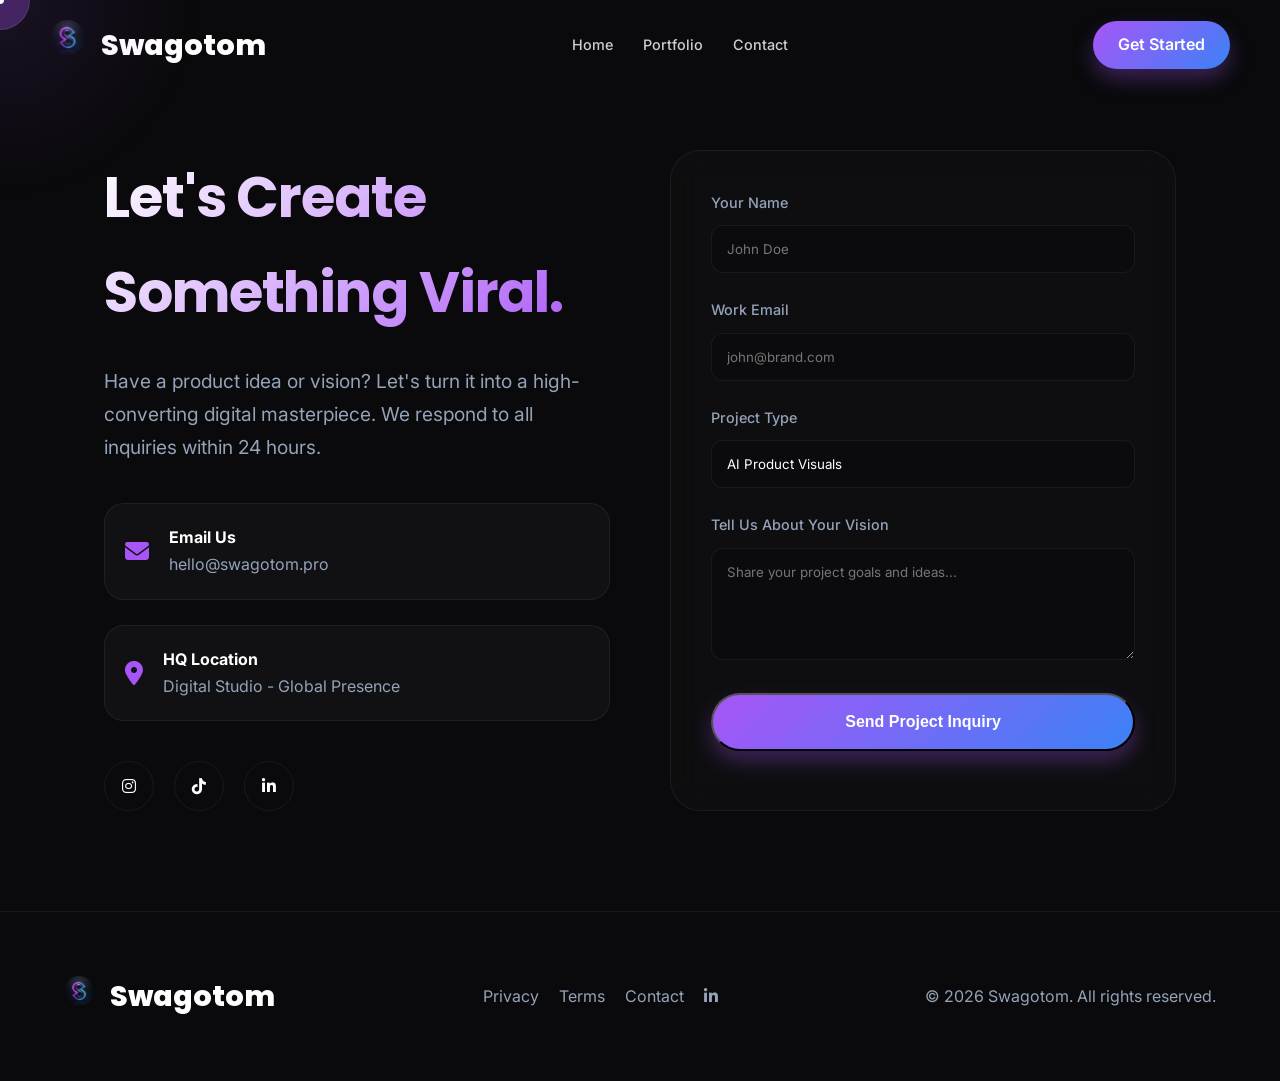
<file: contact.html>
<!DOCTYPE html>
<html lang="en">

<head>
    <meta charset="UTF-8">
    <meta name="viewport" content="width=device-width, initial-scale=1.0">
    <title>Contact Us | Swagotom</title>
    <link rel="icon" type="image/png" href="assets/img/favicon.png">
    <link rel="stylesheet" href="https://cdnjs.cloudflare.com/ajax/libs/font-awesome/6.4.0/css/all.min.css">
    <link rel="stylesheet" href="assets/css/style.css">
    <style>
        .contact-container {
            max-width: 1200px;
            margin: 150px auto 100px;
            display: grid;
            grid-template-columns: 1fr 1fr;
            gap: 60px;
            padding: 0 5%;
        }

        @media (max-width: 992px) {
            .contact-container {
                grid-template-columns: 1fr;
                text-align: center;
            }
        }

        .contact-info h1 {
            font-size: 3.5rem;
            margin-bottom: 25px;
            background: linear-gradient(135deg, #fff 0%, #a855f7 100%);
            -webkit-background-clip: text;
            background-clip: text;
            -webkit-text-fill-color: transparent;
        }

        .contact-info p {
            font-size: 1.2rem;
            color: var(--text-dim);
            margin-bottom: 40px;
        }

        .contact-item {
            display: flex;
            align-items: center;
            gap: 20px;
            margin-bottom: 25px;
            padding: 20px;
            border-radius: 20px;
            background: rgba(255, 255, 255, 0.03);
            border: 1px solid var(--glass-border);
            transition: var(--transition-smooth);
        }

        .contact-item:hover {
            transform: translateX(10px);
            background: rgba(168, 85, 247, 0.05);
            border-color: var(--neon-purple);
        }

        .contact-item i {
            font-size: 1.5rem;
            color: var(--neon-purple);
        }

        .contact-form {
            padding: 40px;
            border-radius: 30px;
            border: 1px solid var(--glass-border);
            background: var(--glass-bg);
            backdrop-filter: blur(15px);
        }

        .form-group {
            margin-bottom: 25px;
            position: relative;
        }

        .form-group label {
            display: block;
            margin-bottom: 10px;
            font-weight: 500;
            font-size: 0.9rem;
            color: var(--text-dim);
        }

        .form-control {
            width: 100%;
            padding: 15px;
            border-radius: 12px;
            border: 1px solid var(--glass-border);
            background: rgba(0, 0, 0, 0.2);
            color: white;
            transition: 0.3s;
            font-family: inherit;
        }

        .form-control:focus {
            outline: none;
            border-color: var(--neon-blue);
            box-shadow: 0 0 15px rgba(59, 130, 246, 0.2);
        }

        select.form-control {
            appearance: none;
            cursor: pointer;
        }
    </style>
</head>

<body>
    <div class="cursor"></div>
    <div class="cursor-glow"></div>

    <!-- Navigation -->
    <nav class="scrolled">
        <a href="index.html" class="logo magnetic">
            <img src="assets/img/logo.png" alt="Swagotom"
                style="height: 35px; width: 35px; border-radius: 50%; margin-right: 10px;">
            Swagotom
        </a>
        <div class="nav-links">
            <a href="index.html">Home</a>
            <a href="portfolio.html">Portfolio</a>
            <a href="contact.html" class="active">Contact</a>
        </div>
        <a href="contact.html" class="btn btn-primary magnetic" style="padding: 10px 25px;">Get Started</a>
    </nav>

    <div class="contact-container">
        <div class="contact-info reveal">
            <h1>Let's Create Something Viral.</h1>
            <p>Have a product idea or vision? Let's turn it into a high-converting digital masterpiece. We respond to
                all inquiries within 24 hours.</p>

            <div class="contact-item">
                <i class="fas fa-envelope"></i>
                <div>
                    <strong>Email Us</strong><br>
                    <a href="mailto:hello@swagotom.pro"
                        style="color: var(--text-dim); text-decoration: none;">hello@swagotom.pro</a>
                </div>
            </div>

            <div class="contact-item">
                <i class="fas fa-location-dot"></i>
                <div>
                    <strong>HQ Location</strong><br>
                    <span style="color: var(--text-dim);">Digital Studio - Global Presence</span>
                </div>
            </div>

            <div class="social-links" style="display: flex; gap: 20px; margin-top: 40px;">
                <a href="#" class="btn btn-secondary magnetic"
                    style="width: 50px; height: 50px; padding: 0; display: flex; justify-content: center; align-items: center; border-radius: 50%;"><i
                        class="fab fa-instagram"></i></a>
                <a href="#" class="btn btn-secondary magnetic"
                    style="width: 50px; height: 50px; padding: 0; display: flex; justify-content: center; align-items: center; border-radius: 50%;"><i
                        class="fab fa-tiktok"></i></a>
                <a href="https://www.linkedin.com/in/0xvedantflow/" target="_blank" class="btn btn-secondary magnetic"
                    style="width: 50px; height: 50px; padding: 0; display: flex; justify-content: center; align-items: center; border-radius: 50%;"><i
                        class="fab fa-linkedin-in"></i></a>
            </div>
        </div>

        <div class="contact-form reveal" style="--delay: 1;">
            <form action="#">
                <div class="form-group">
                    <label>Your Name</label>
                    <input type="text" class="form-control" placeholder="John Doe" required>
                </div>
                <div class="form-group">
                    <label>Work Email</label>
                    <input type="email" class="form-control" placeholder="john@brand.com" required>
                </div>
                <div class="form-group">
                    <label>Project Type</label>
                    <select class="form-control">
                        <option>AI Product Visuals</option>
                        <option>UGC Video Production</option>
                        <option>Social Media Strategy</option>
                        <option>Full Branding Package</option>
                    </select>
                </div>
                <div class="form-group">
                    <label>Tell Us About Your Vision</label>
                    <textarea class="form-control" rows="5" placeholder="Share your project goals and ideas..."
                        required></textarea>
                </div>
                <button type="submit" class="btn btn-primary magnetic" style="width: 100%; padding: 18px;">Send Project
                    Inquiry</button>
            </form>
        </div>
    </div>

    <footer>
        <a href="index.html" class="logo magnetic">
            <img src="assets/img/logo.png" alt="Swagotom"
                style="height: 30px; width: 30px; border-radius: 50%; margin-right: 10px;">
            Swagotom
        </a>
        <div class="footer-links">
            <a href="privacy.html">Privacy</a>
            <a href="terms.html">Terms</a>
            <a href="contact.html" class="active">Contact</a>
            <a href="https://www.linkedin.com/in/0xvedantflow/" target="_blank" title="LinkedIn"><i
                    class="fab fa-linkedin-in"></i></a>
        </div>
        <p style="color: var(--text-dim);">&copy; 2026 Swagotom. All rights reserved.</p>
    </footer>

    <script src="assets/js/script.js"></script>
</body>

</html>
</file>
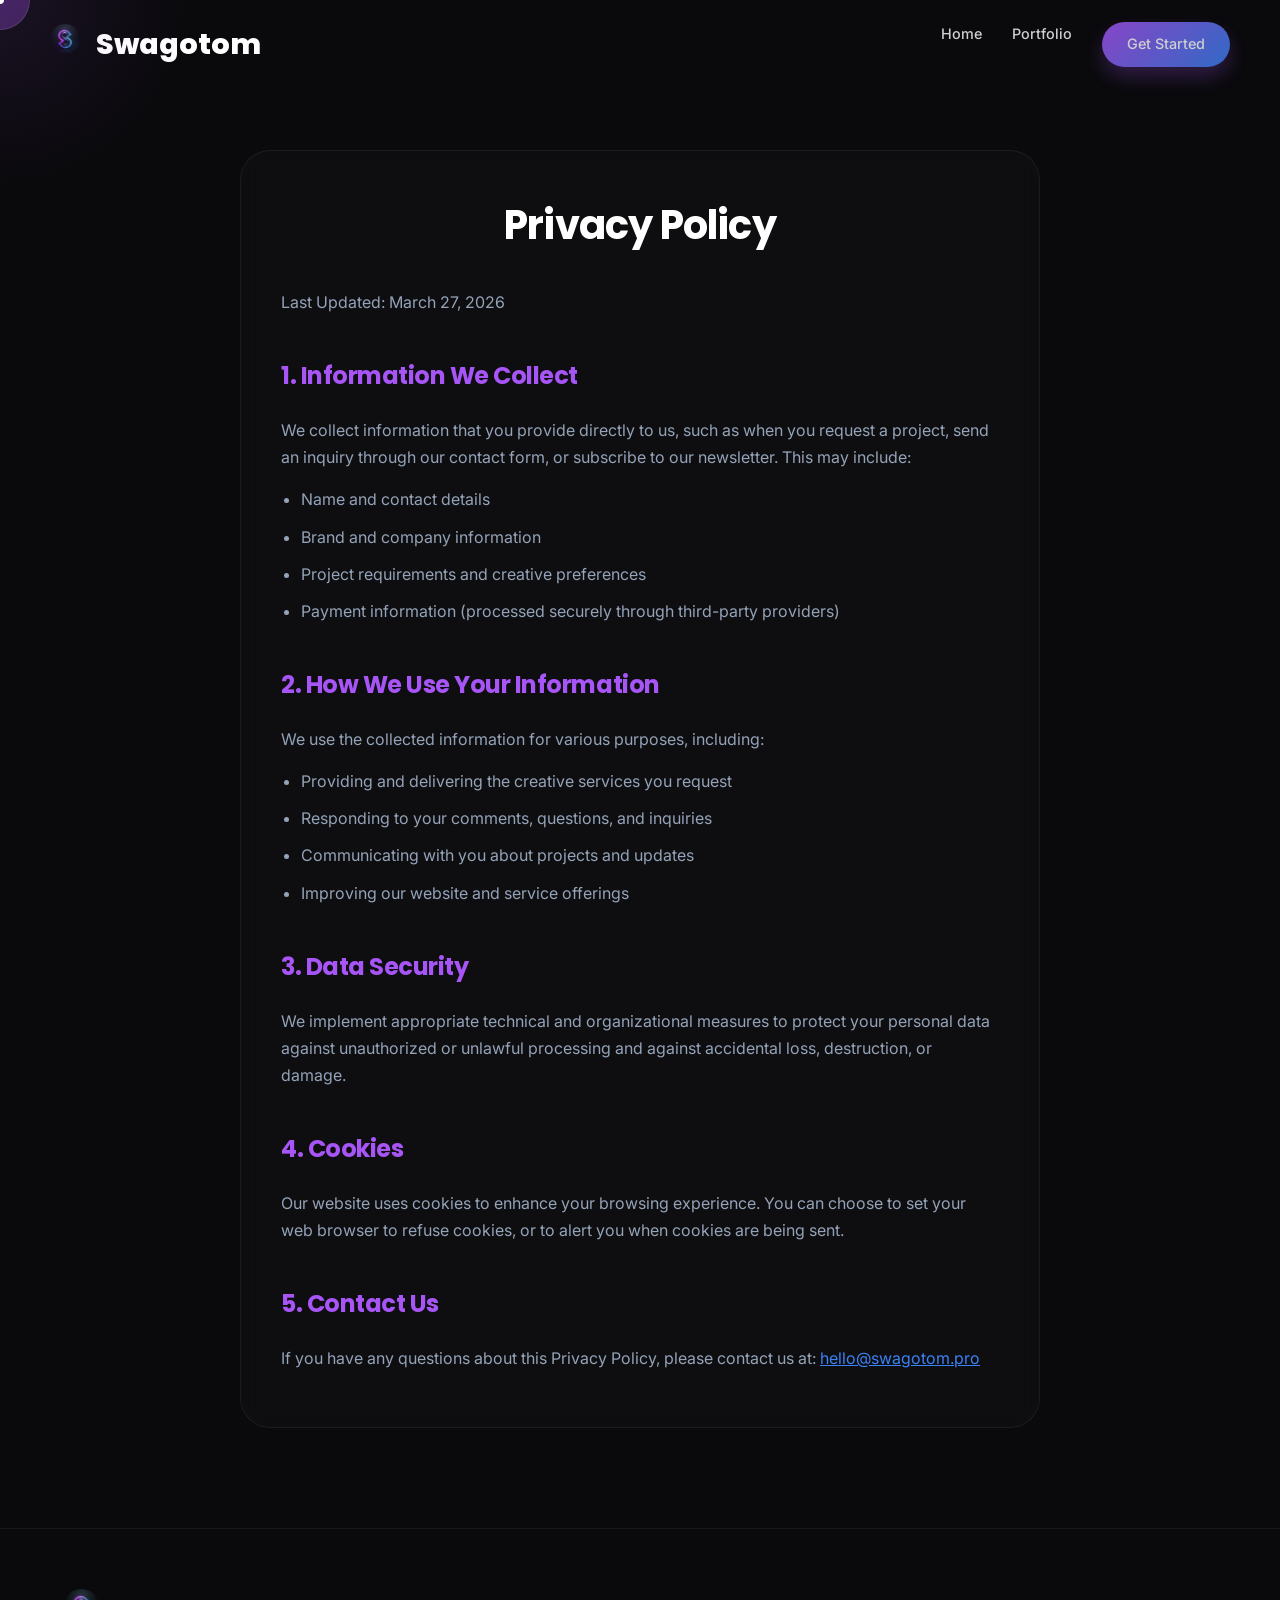
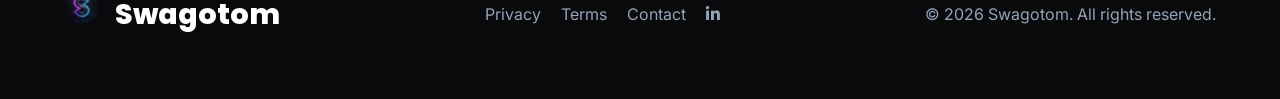
<file: privacy.html>
<!DOCTYPE html>
<html lang="en">
<head>
    <meta charset="UTF-8">
    <meta name="viewport" content="width=device-width, initial-scale=1.0">
    <title>Privacy Policy | Swagotom</title>
    <link rel="icon" type="image/png" href="assets/img/favicon.png">
    <link rel="stylesheet" href="https://cdnjs.cloudflare.com/ajax/libs/font-awesome/6.4.0/css/all.min.css">
    <link rel="stylesheet" href="assets/css/style.css">
    <style>
        .legal-content {
            max-width: 800px;
            margin: 150px auto 100px;
            padding: 40px;
            background: var(--glass-bg);
            border: 1px solid var(--glass-border);
            border-radius: 30px;
            backdrop-filter: blur(10px);
        }
        .legal-content h1 { margin-bottom: 30px; font-size: 2.5rem; text-align: center; }
        .legal-content h2 { margin-top: 40px; margin-bottom: 20px; font-size: 1.5rem; color: var(--neon-purple); }
        .legal-content p { color: var(--text-dim); margin-bottom: 15px; }
        .legal-content ul { color: var(--text-dim); margin-bottom: 20px; padding-left: 20px; }
        .legal-content li { margin-bottom: 10px; }
    </style>
</head>
<body>
    <div class="cursor"></div>
    <div class="cursor-glow"></div>

    <!-- Navigation -->
    <nav class="scrolled">
        <a href="index.html" class="logo magnetic">
            <img src="assets/img/logo.png" alt="Swagotom" style="height: 30px; width: 30px; border-radius: 50%; margin-right: 10px;">
            Swagotom
        </a>
        <div class="nav-links">
            <a href="index.html">Home</a>
            <a href="portfolio.html">Portfolio</a>
            <a href="contact.html" class="btn btn-primary magnetic" style="padding: 10px 25px;">Get Started</a>
        </div>
    </nav>

    <div class="legal-content reveal">
        <h1>Privacy Policy</h1>
        <p>Last Updated: March 27, 2026</p>
        
        <h2>1. Information We Collect</h2>
        <p>We collect information that you provide directly to us, such as when you request a project, send an inquiry through our contact form, or subscribe to our newsletter. This may include:</p>
        <ul>
            <li>Name and contact details</li>
            <li>Brand and company information</li>
            <li>Project requirements and creative preferences</li>
            <li>Payment information (processed securely through third-party providers)</li>
        </ul>

        <h2>2. How We Use Your Information</h2>
        <p>We use the collected information for various purposes, including:</p>
        <ul>
            <li>Providing and delivering the creative services you request</li>
            <li>Responding to your comments, questions, and inquiries</li>
            <li>Communicating with you about projects and updates</li>
            <li>Improving our website and service offerings</li>
        </ul>

        <h2>3. Data Security</h2>
        <p>We implement appropriate technical and organizational measures to protect your personal data against unauthorized or unlawful processing and against accidental loss, destruction, or damage.</p>

        <h2>4. Cookies</h2>
        <p>Our website uses cookies to enhance your browsing experience. You can choose to set your web browser to refuse cookies, or to alert you when cookies are being sent.</p>

        <h2>5. Contact Us</h2>
        <p>If you have any questions about this Privacy Policy, please contact us at: <a href="mailto:hello@swagotom.pro" style="color: var(--neon-blue);">hello@swagotom.pro</a></p>
    </div>

    <footer>
        <a href="index.html" class="logo magnetic">
            <img src="assets/img/logo.png" alt="Swagotom" style="height: 35px; width: 35px; border-radius: 50%; margin-right: 10px;">
            Swagotom
        </a>
        <div class="footer-links">
            <a href="privacy.html">Privacy</a>
            <a href="terms.html">Terms</a>
            <a href="contact.html">Contact</a>
            <a href="https://www.linkedin.com/in/0xvedantflow/" target="_blank" title="LinkedIn"><i class="fab fa-linkedin-in"></i></a>
        </div>
        <p style="color: var(--text-dim);">&copy; 2026 Swagotom. All rights reserved.</p>
    </footer>

    <script src="assets/js/script.js"></script>
</body>
</html>
</file>
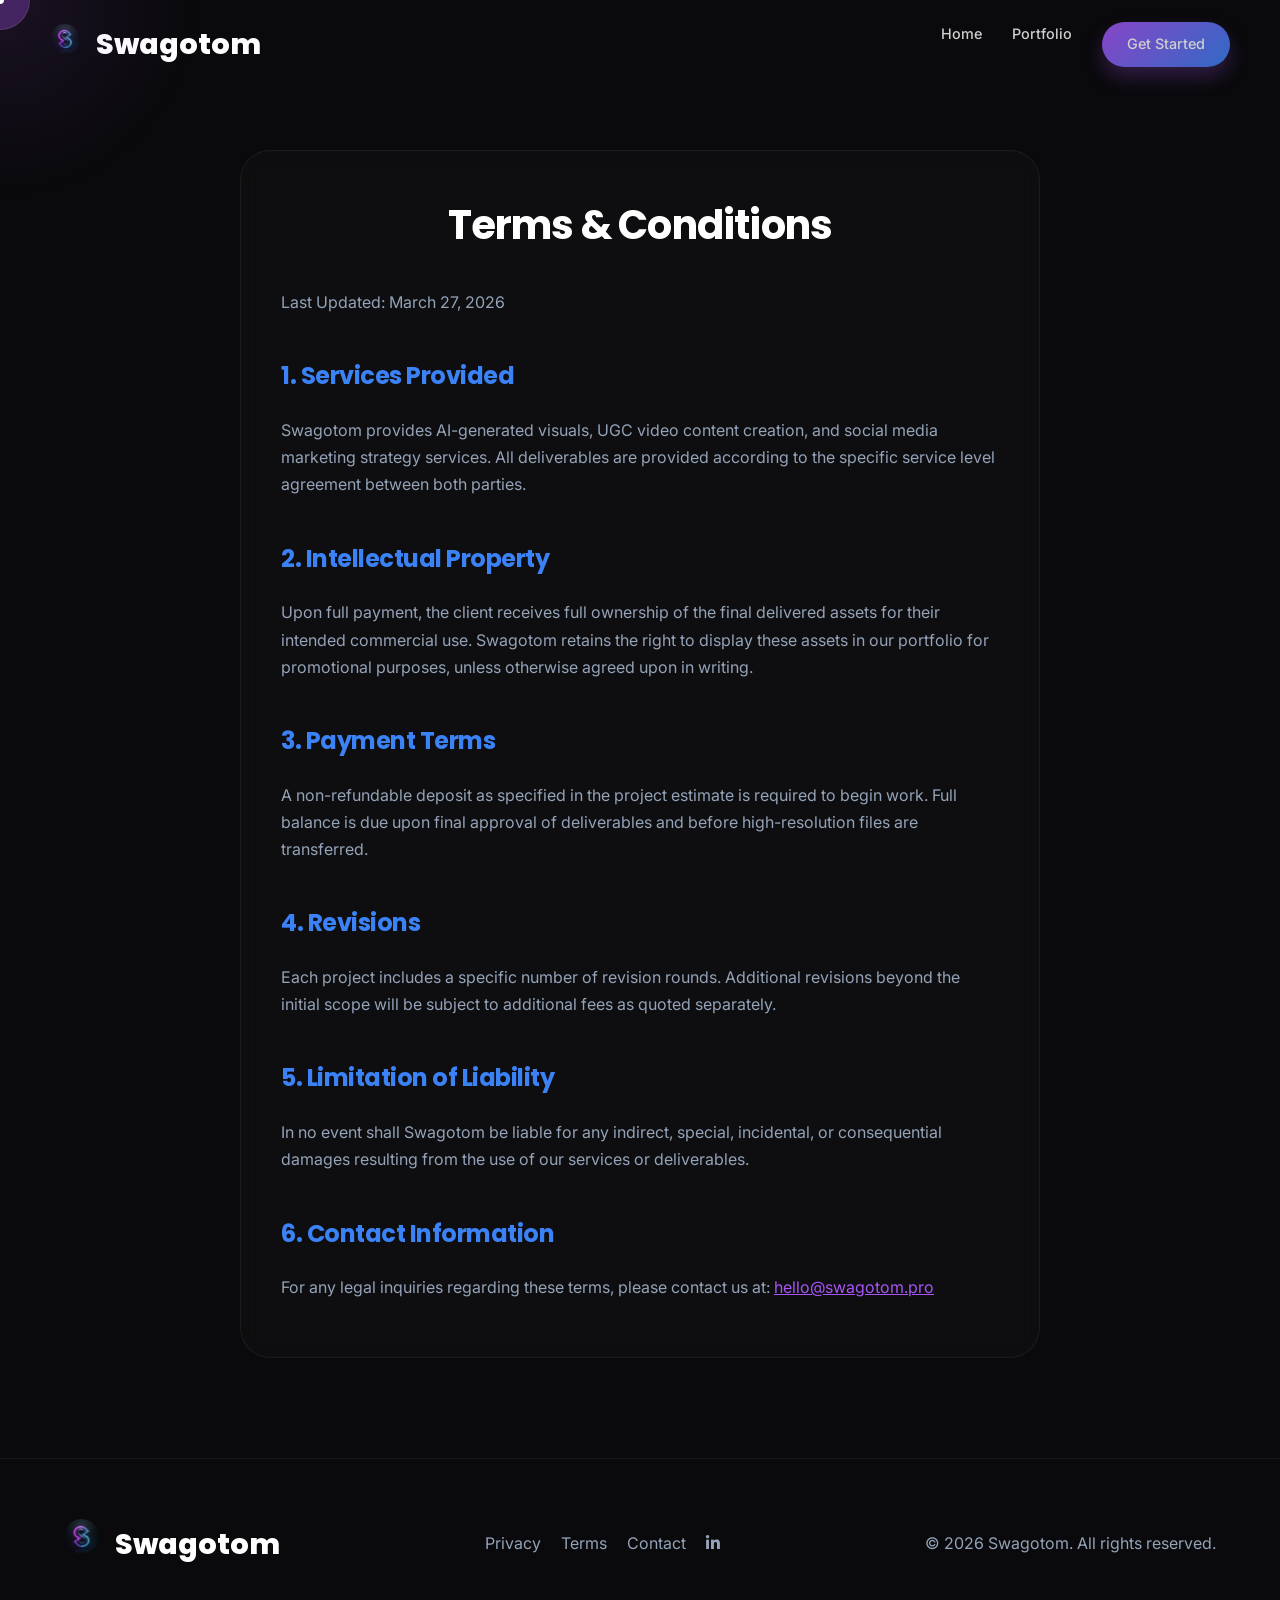
<file: terms.html>
<!DOCTYPE html>
<html lang="en">
<head>
    <meta charset="UTF-8">
    <meta name="viewport" content="width=device-width, initial-scale=1.0">
    <title>Terms & Conditions | Swagotom</title>
    <link rel="icon" type="image/png" href="assets/img/favicon.png">
    <link rel="stylesheet" href="https://cdnjs.cloudflare.com/ajax/libs/font-awesome/6.4.0/css/all.min.css">
    <link rel="stylesheet" href="assets/css/style.css">
    <style>
        .legal-content {
            max-width: 800px;
            margin: 150px auto 100px;
            padding: 40px;
            background: var(--glass-bg);
            border: 1px solid var(--glass-border);
            border-radius: 30px;
            backdrop-filter: blur(10px);
        }
        .legal-content h1 { margin-bottom: 30px; font-size: 2.5rem; text-align: center; }
        .legal-content h2 { margin-top: 40px; margin-bottom: 20px; font-size: 1.5rem; color: var(--neon-blue); }
        .legal-content p { color: var(--text-dim); margin-bottom: 15px; }
        .legal-content ul { color: var(--text-dim); margin-bottom: 20px; padding-left: 20px; }
        .legal-content li { margin-bottom: 10px; }
    </style>
</head>
<body>
    <div class="cursor"></div>
    <div class="cursor-glow"></div>

    <!-- Navigation -->
    <nav class="scrolled">
        <a href="index.html" class="logo magnetic">
            <img src="assets/img/logo.png" alt="Swagotom" style="height: 30px; width: 30px; border-radius: 50%; margin-right: 10px;">
            Swagotom
        </a>
        <div class="nav-links">
            <a href="index.html">Home</a>
            <a href="portfolio.html">Portfolio</a>
            <a href="contact.html" class="btn btn-primary magnetic" style="padding: 10px 25px;">Get Started</a>
        </div>
    </nav>

    <div class="legal-content reveal">
        <h1>Terms & Conditions</h1>
        <p>Last Updated: March 27, 2026</p>
        
        <h2>1. Services Provided</h2>
        <p>Swagotom provides AI-generated visuals, UGC video content creation, and social media marketing strategy services. All deliverables are provided according to the specific service level agreement between both parties.</p>

        <h2>2. Intellectual Property</h2>
        <p>Upon full payment, the client receives full ownership of the final delivered assets for their intended commercial use. Swagotom retains the right to display these assets in our portfolio for promotional purposes, unless otherwise agreed upon in writing.</p>

        <h2>3. Payment Terms</h2>
        <p>A non-refundable deposit as specified in the project estimate is required to begin work. Full balance is due upon final approval of deliverables and before high-resolution files are transferred.</p>

        <h2>4. Revisions</h2>
        <p>Each project includes a specific number of revision rounds. Additional revisions beyond the initial scope will be subject to additional fees as quoted separately.</p>

        <h2>5. Limitation of Liability</h2>
        <p>In no event shall Swagotom be liable for any indirect, special, incidental, or consequential damages resulting from the use of our services or deliverables.</p>

        <h2>6. Contact Information</h2>
        <p>For any legal inquiries regarding these terms, please contact us at: <a href="mailto:hello@swagotom.pro" style="color: var(--neon-purple);">hello@swagotom.pro</a></p>
    </div>

    <footer>
        <a href="index.html" class="logo magnetic">
            <img src="assets/img/logo.png" alt="Swagotom" style="height: 35px; width: 35px; border-radius: 50%; margin-right: 10px;">
            Swagotom
        </a>
        <div class="footer-links">
            <a href="privacy.html">Privacy</a>
            <a href="terms.html">Terms</a>
            <a href="contact.html">Contact</a>
            <a href="https://www.linkedin.com/in/0xvedantflow/" target="_blank" title="LinkedIn"><i class="fab fa-linkedin-in"></i></a>
        </div>
        <p style="color: var(--text-dim);">&copy; 2026 Swagotom. All rights reserved.</p>
    </footer>

    <script src="assets/js/script.js"></script>
</body>
</html>
</file>
<file: assets/css/style.css>
/* 
    Design System for Creative Digital Service Brand
    Theme: Dark, Neon Glow, Glassmorphism
*/

@import url('https://fonts.googleapis.com/css2?family=Poppins:wght@300;400;600;700;800&family=Inter:wght@300;400;500;600&display=swap');

:root {
    --primary-gradient: linear-gradient(135deg, #a855f7 0%, #3b82f6 100%);
    --bg-dark: #0a0a0c;
    --bg-darker: #050505;
    --text-main: #ffffff;
    --text-dim: #94a3b8;
    --neon-purple: #a855f7;
    --neon-blue: #3b82f6;
    --glass-bg: rgba(255, 255, 255, 0.02);
    --glass-border: rgba(255, 255, 255, 0.06);
    --transition-smooth: all 0.6s cubic-bezier(0.16, 1, 0.3, 1);
    --font-heading: 'Poppins', sans-serif;
    --font-body: 'Inter', sans-serif;
}

* {
    margin: 0;
    padding: 0;
    box-sizing: border-box;
    cursor: none !important; /* Force custom cursor */
}

body {
    background-color: var(--bg-dark);
    color: var(--text-main);
    font-family: var(--font-body);
    overflow-x: hidden;
    line-height: 1.7;
    -webkit-font-smoothing: antialiased;
}

/* Noise Texture Overlay */
body::before {
    content: '';
    position: fixed;
    top: 0;
    left: 0;
    width: 100%;
    height: 100%;
    background-image: url("https://grainy-gradients.vercel.app/noise.svg");
    opacity: 0.03;
    z-index: 10000;
    pointer-events: none;
    mix-blend-mode: overlay;
}

h1, h2, h3, .heading-font {
    font-family: 'Poppins', sans-serif;
    letter-spacing: -0.02em;
}

/* Custom Cursor */
.cursor {
    position: fixed;
    width: 8px;
    height: 8px;
    background: white;
    border-radius: 50%;
    pointer-events: none;
    z-index: 10000;
    transition: transform 0.1s ease-out, width 0.3s, height 0.3s, background 0.3s;
    transform: translate(-50%, -50%);
}

.cursor-glow {
    position: fixed;
    width: 60px;
    height: 60px;
    background: rgba(168, 85, 247, 0.3);
    border: 1px solid rgba(255,255,255,0.1);
    border-radius: 50%;
    pointer-events: none;
    z-index: 9999;
    transform: translate(-50%, -50%);
    transition: width 0.4s, height 0.4s, background 0.4s, transform 0.15s ease-out;
    mix-blend-mode: normal;
}

.cursor-glow::after {
    content: '';
    position: absolute;
    top: 50%;
    left: 50%;
    width: 400px;
    height: 400px;
    background: radial-gradient(circle, rgba(168, 85, 247, 0.1) 0%, transparent 70%);
    transform: translate(-50%, -50%);
}

/* Glassmorphism utility */
.glass {
    background: var(--glass-bg);
    backdrop-filter: blur(12px);
    -webkit-backdrop-filter: blur(12px);
    border: 1px solid var(--glass-border);
    border-radius: 20px;
}

/* Button Styles */
.btn {
    padding: 14px 28px;
    border-radius: 50px;
    font-weight: 600;
    text-decoration: none;
    display: inline-block;
    transition: var(--transition-smooth);
    position: relative;
    overflow: hidden;
    font-size: 1rem;
    z-index: 1;
}

.btn-primary {
    background: var(--primary-gradient);
    color: white;
    box-shadow: 0 10px 20px rgba(168, 85, 247, 0.3);
}

.btn-primary:hover {
    transform: translateY(-3px) scale(1.02);
    box-shadow: 0 15px 30px rgba(168, 85, 247, 0.5);
}

.btn-secondary {
    background: transparent;
    border: 1px solid var(--glass-border);
    color: white;
}

.btn-secondary:hover {
    background: rgba(255,255,255,0.1);
    border-color: var(--neon-blue);
}

/* Loading Screen */
.loader-wrapper {
    position: fixed;
    top: 0;
    left: 0;
    width: 100%;
    height: 100%;
    background: var(--bg-darker);
    display: flex;
    justify-content: center;
    align-items: center;
    z-index: 10000;
}

.loader-logo {
    width: 80px;
    height: 80px;
    border: 4px solid var(--neon-purple);
    border-top: 4px solid var(--neon-blue);
    border-radius: 50%;
    animation: spin 1s linear infinite, glow 2s ease-in-out infinite alternate;
}

@keyframes spin {
    0% { transform: rotate(0deg); }
    100% { transform: rotate(360deg); }
}

@keyframes glow {
    from { box-shadow: 0 0 10px var(--neon-purple); }
    to { box-shadow: 0 0 30px var(--neon-blue); }
}

/* Hero Section */
.hero {
    position: relative;
    height: 100vh;
    width: 100%;
    display: flex;
    justify-content: center;
    align-items: center;
    text-align: center;
    overflow: hidden;
    padding: 0 5%;
}

.hero-video {
    position: absolute;
    top: 0;
    left: 0;
    width: 100%;
    height: 100%;
    z-index: -1;
    object-fit: cover;
    filter: brightness(0.3) saturate(1.2) contrast(1.1);
}

.hero-overlay {
    position: absolute;
    top: 0;
    left: 0;
    width: 100%;
    height: 100%;
    background: radial-gradient(circle at center, transparent 0%, var(--bg-dark) 100%);
    z-index: 0;
}

.hero-content {
    max-width: 1000px;
    z-index: 10;
}

.hero h1 {
    font-size: clamp(3rem, 10vw, 6.5rem);
    font-weight: 800;
    margin-bottom: 25px;
    line-height: 1;
    background: linear-gradient(180deg, #ffffff 0%, #94a3b8 100%);
    -webkit-background-clip: text;
    background-clip: text;
    -webkit-text-fill-color: transparent;
    letter-spacing: -4px;
}

.hero p {
    font-size: clamp(1.1rem, 3vw, 1.5rem);
    color: var(--text-dim);
    margin-bottom: 40px;
}

.hero-btns {
    display: flex;
    gap: 20px;
    justify-content: center;
    flex-wrap: wrap;
}

/* Background Blobs */
.blob {
    position: absolute;
    width: 400px;
    height: 400px;
    background: var(--primary-gradient);
    filter: blur(100px);
    opacity: 0.15;
    border-radius: 50%;
    z-index: -1;
    animation: blob-move 20s infinite alternate;
}

.blob-1 { top: -100px; right: -100px; }
.blob-2 { bottom: -100px; left: -100px; background: #3b82f6; }

@keyframes blob-move {
    0% { transform: translate(0, 0) scale(1); }
    100% { transform: translate(100px, 50px) scale(1.2); }
}

/* Scroll indicator */
.scroll-indicator {
    position: absolute;
    bottom: 30px;
    left: 50%;
    transform: translateX(-50%);
    animation: bounce 2s infinite;
}

@keyframes bounce {
    0%, 20%, 50%, 80%, 100% { transform: translateY(0) translateX(-50%); }
    40% { transform: translateY(-10px) translateX(-50%); }
    60% { transform: translateY(-5px) translateX(-50%); }
}

/* Responsive Grid Navigation */
nav {
    position: fixed;
    top: 0;
    width: 100%;
    padding: 20px 50px;
    display: flex;
    justify-content: space-between;
    align-items: center;
    z-index: 1000;
    transition: background 0.3s;
}

nav.scrolled {
    background: rgba(10, 10, 12, 0.8);
    backdrop-filter: blur(10px);
    border-bottom: 1px solid var(--glass-border);
}

.logo {
    font-family: 'Poppins', sans-serif;
    font-weight: 800;
    font-size: 1.8rem;
    color: white;
    text-decoration: none;
}

.nav-links {
    display: flex;
    gap: 30px;
}

.nav-links a {
    color: white;
    text-decoration: none;
    font-weight: 500;
    font-size: 0.9rem;
    opacity: 0.8;
    transition: opacity 0.3s;
}

.nav-links a:hover {
    opacity: 1;
    color: var(--neon-purple);
}

/* Section common */
section {
    padding: 100px 5%;
}

.section-title {
    text-align: center;
    margin-bottom: 60px;
}

.section-title h2 {
    font-size: 3rem;
    margin-bottom: 15px;
    background: linear-gradient(to right, #fff, #94a3b8);
    -webkit-background-clip: text;
    background-clip: text;
    -webkit-text-fill-color: transparent;
}

.section-title p {
    color: var(--text-dim);
    font-size: 1.2rem;
}

/* Services Grid */
.services-grid {
    display: grid;
    grid-template-columns: repeat(auto-fit, minmax(300px, 1fr));
    gap: 30px;
}

.service-card {
    padding: 40px;
    text-align: left;
    transition: var(--transition-smooth);
    position: relative;
    overflow: hidden;
}

.service-card:hover {
    transform: translateY(-10px);
    border-color: var(--neon-purple);
    box-shadow: 0 0 30px rgba(168, 85, 247, 0.1);
}

.service-card i {
    font-size: 2.5rem;
    margin-bottom: 25px;
    background: var(--primary-gradient);
    -webkit-background-clip: text;
    background-clip: text;
    -webkit-text-fill-color: transparent;
}

.service-card h3 {
    font-size: 1.5rem;
    margin-bottom: 15px;
}

.service-card p {
    color: var(--text-dim);
}

/* Before After Slider */
.slider-container {
    max-width: 900px;
    margin: 0 auto;
    position: relative;
    height: 500px;
    border-radius: 20px;
    overflow: hidden;
    box-shadow: 0 20px 40px rgba(0,0,0,0.5);
}

.slider-img {
    position: absolute;
    top: 0;
    left: 0;
    width: 100%;
    height: 100%;
    background-size: cover;
    background-position: center;
}

.img-after {
    width: 50%;
    border-right: 2px solid white;
    z-index: 2;
}

.slider-handle {
    position: absolute;
    top: 0;
    left: 50%;
    width: 4px;
    height: 100%;
    background: white;
    z-index: 3;
    pointer-events: none;
    transform: translateX(-50%);
}

.slider-handle::after {
    content: '< >';
    position: absolute;
    top: 50%;
    left: 50%;
    transform: translate(-50%, -50%);
    width: 40px;
    height: 40px;
    background: var(--neon-purple);
    border-radius: 50%;
    display: flex;
    justify-content: center;
    align-items: center;
    font-weight: bold;
    color: white;
    box-shadow: 0 0 20px rgba(168, 85, 247, 0.8);
}

/* Portfolio grid */
.portfolio-grid {
    display: grid;
    grid-template-columns: repeat(auto-fill, minmax(350px, 1fr));
    gap: 20px;
}

.portfolio-item {
    position: relative;
    border-radius: 20px;
    overflow: hidden;
    aspect-ratio: 16/9;
}

.portfolio-item img {
    width: 100%;
    height: 100%;
    object-fit: cover;
    transition: transform 0.6s cubic-bezier(0.16, 1, 0.3, 1);
}

.portfolio-overlay {
    position: absolute;
    top: 0;
    left: 0;
    width: 100%;
    height: 100%;
    background: rgba(10, 10, 12, 0.8);
    backdrop-filter: blur(5px);
    display: flex;
    flex-direction: column;
    justify-content: center;
    align-items: center;
    opacity: 0;
    transition: opacity 0.4s;
    padding: 20px;
    text-align: center;
}

.portfolio-item:hover .portfolio-overlay {
    opacity: 1;
}

.portfolio-item:hover img {
    transform: scale(1.1);
}

.portfolio-overlay h4 {
    font-size: 1.2rem;
    margin-bottom: 10px;
}

/* Testimonials Carousel */
.testimonials-section {
    background: var(--bg-darker);
}

.carousel-container {
    max-width: 800px;
    margin: 0 auto;
    overflow: hidden;
    position: relative;
}

.carousel-track {
    display: flex;
    transition: transform 0.6s ease-in-out;
}

.testimonial-card {
    min-width: 100%;
    padding: 40px;
    text-align: center;
}

.testimonial-card img {
    width: 80px;
    height: 80px;
    border-radius: 50%;
    margin-bottom: 20px;
    border: 2px solid var(--neon-blue);
}

.testimonial-text {
    font-style: italic;
    font-size: 1.2rem;
    color: var(--text-dim);
    margin-bottom: 20px;
}

/* Responsive adjustments */
@media (max-width: 768px) {
    nav { padding: 20px; }
    .nav-links { display: none; }
    section { padding: 60px 5%; }
    .section-title h2 { font-size: 2.2rem; }
    .hero h1 { font-size: 3rem; }
    .slider-container { height: 300px; }
}

/* Fade in animation */
.reveal {
    opacity: 0;
    transform: translateY(40px) scale(0.98);
    transition: all 1s cubic-bezier(0.16, 1, 0.3, 1);
}

.reveal.active {
    opacity: 1;
    transform: translateY(0) scale(1);
}

/* Stagger Children Utility */
.stagger-parent .reveal {
    transition-delay: calc(var(--delay) * 0.1s);
}

/* Text Scramble Effect placeholder styling */
.scrambled {
    font-family: monospace;
    opacity: 0.8;
}

/* Magnetic Link helper */
.magnetic {
    display: inline-block;
    transition: transform 0.3s cubic-bezier(0.17, 0.67, 0.83, 0.67);
}

/* Footer */
footer {
    padding: 60px 5%;
    border-top: 1px solid var(--glass-border);
    display: flex;
    justify-content: space-between;
    align-items: center;
    flex-wrap: wrap;
    gap: 30px;
}

.footer-links {
    display: flex;
    gap: 20px;
}

.footer-links a {
    color: var(--text-dim);
    text-decoration: none;
    transition: color 0.3s;
}

.footer-links a:hover {
    color: white;
}
</file>
